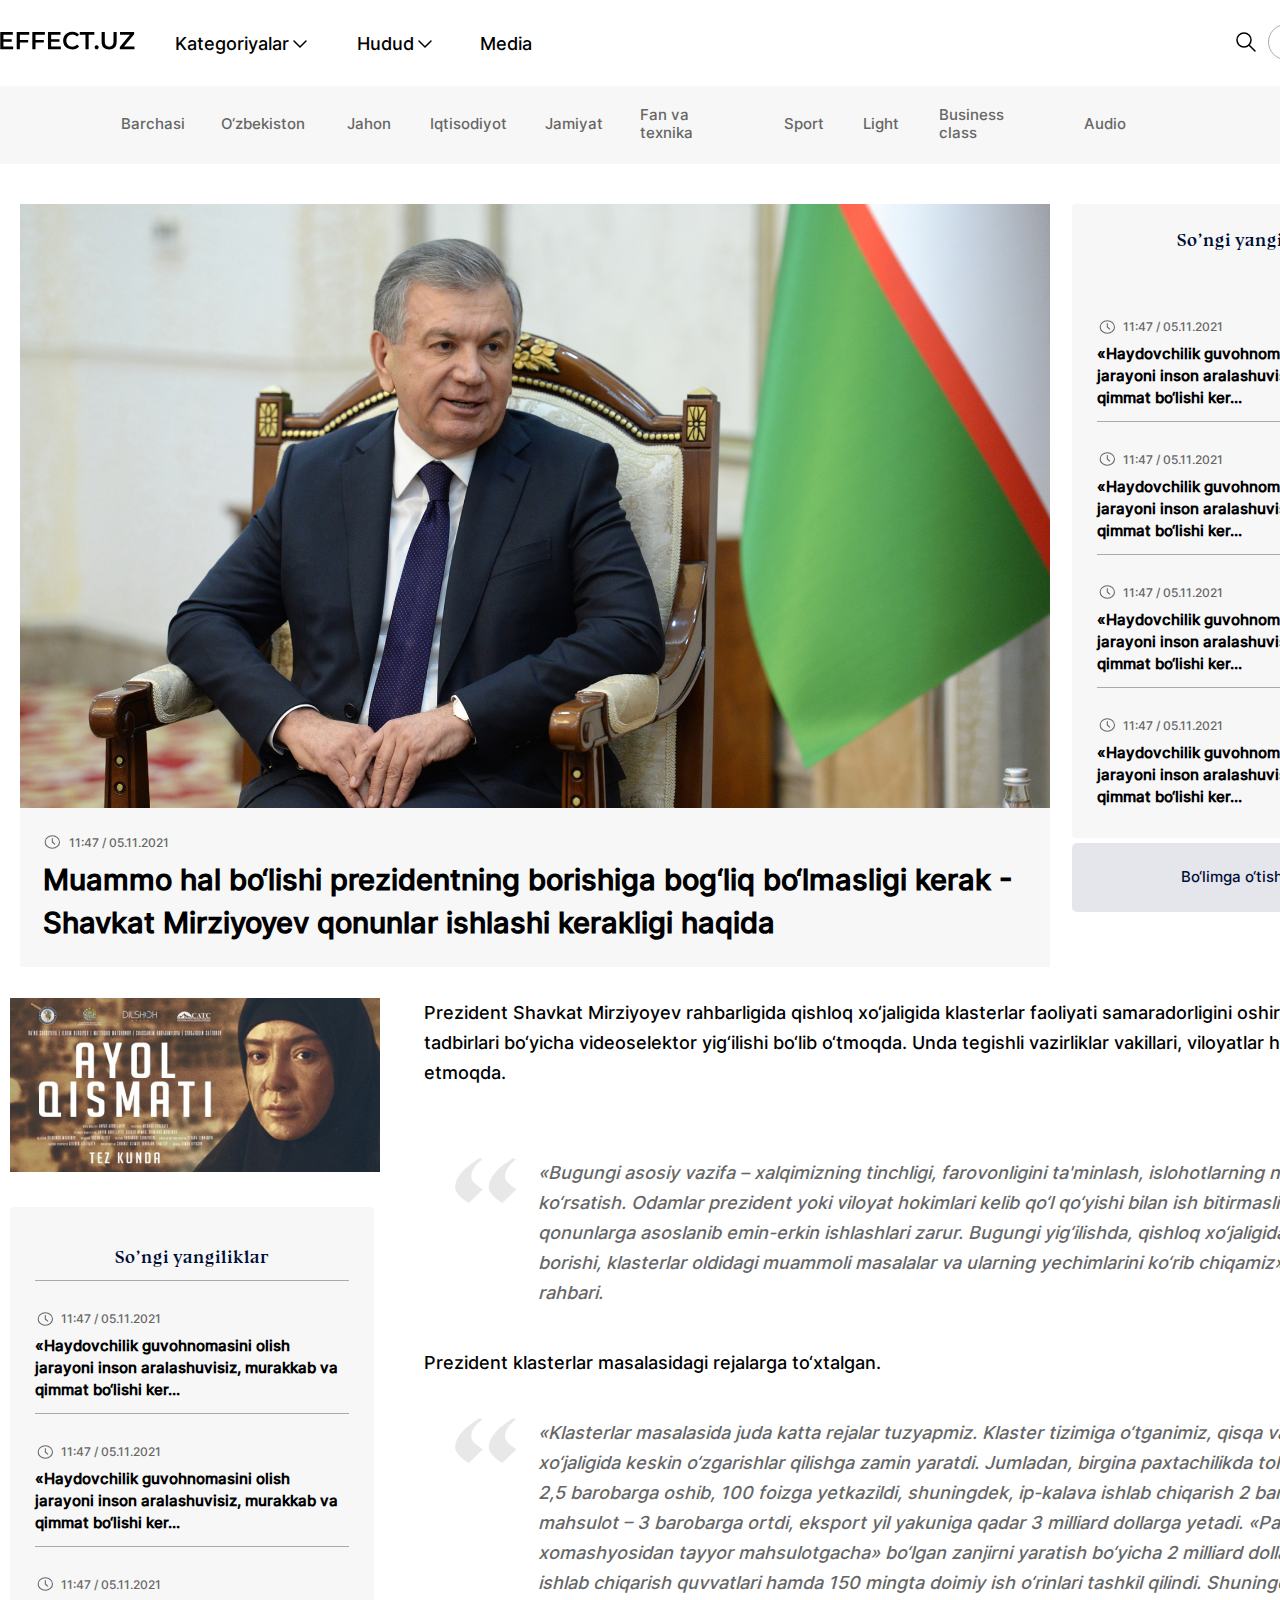
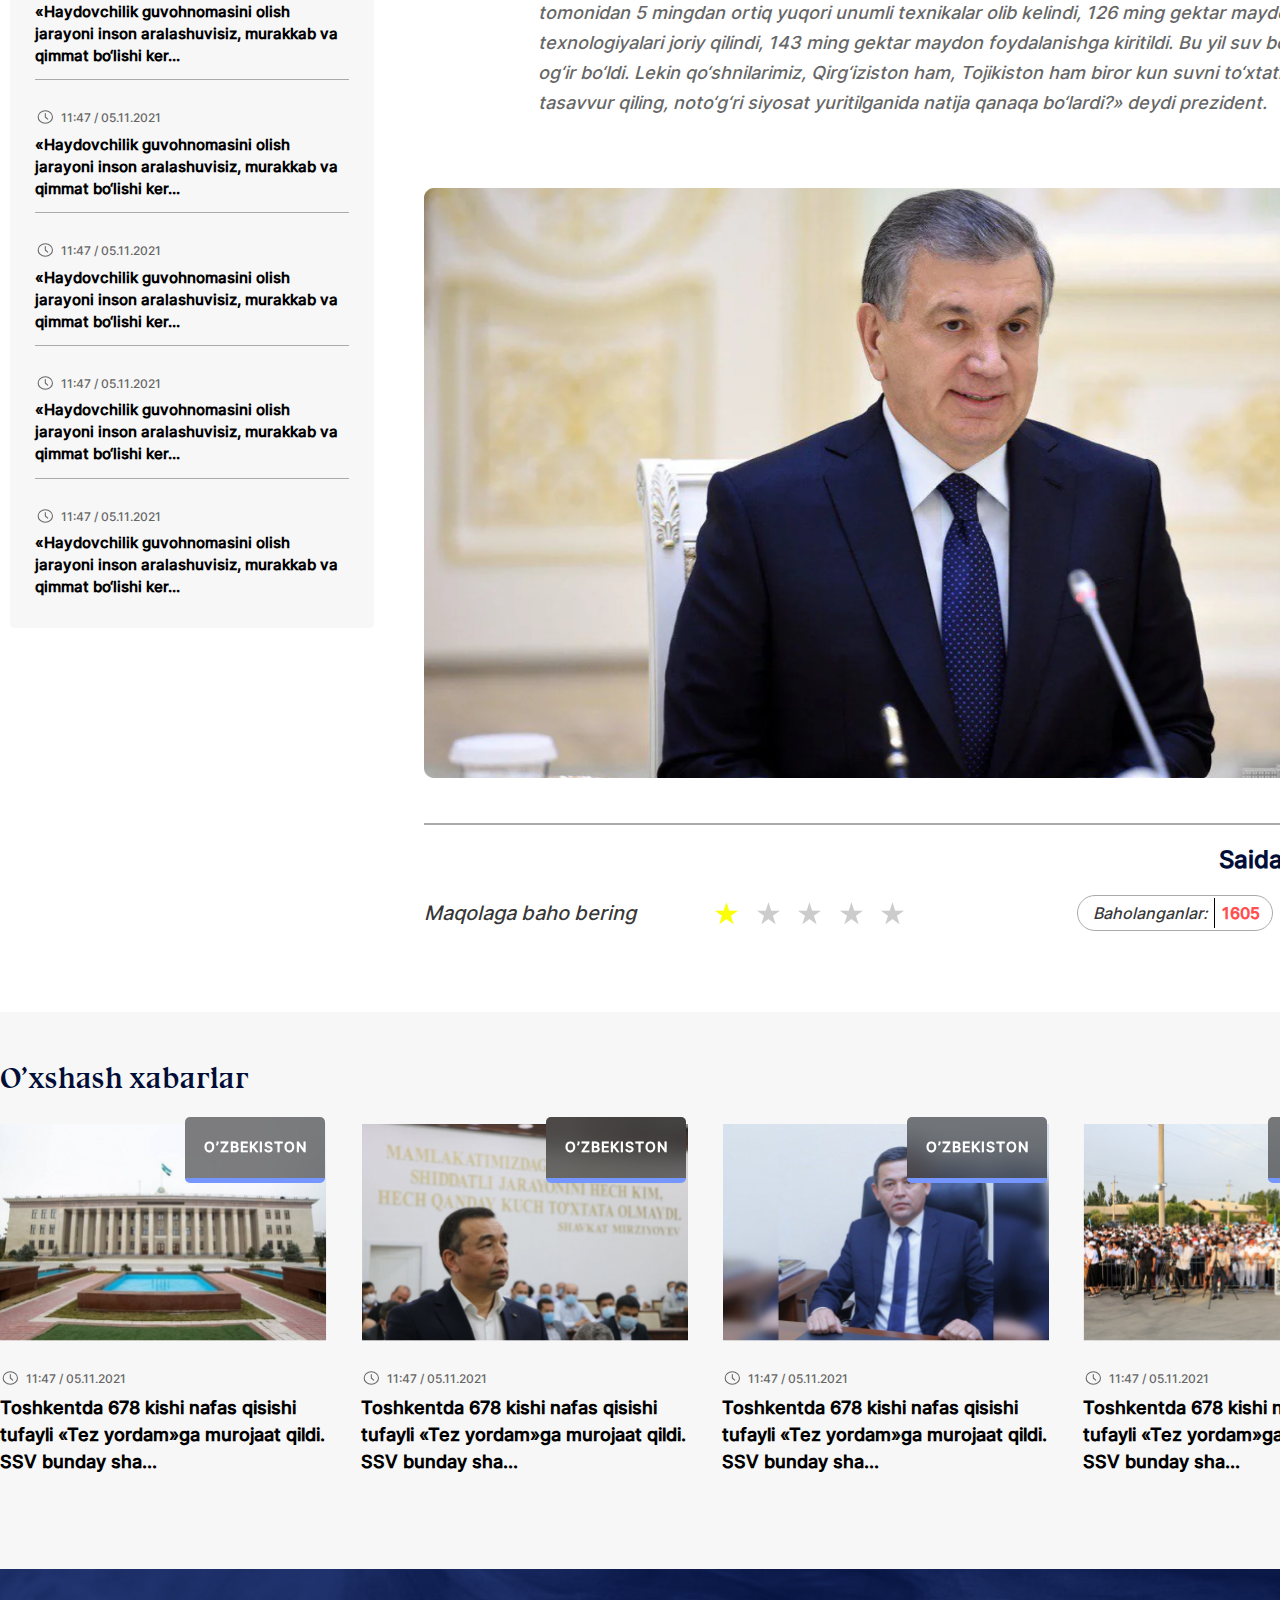
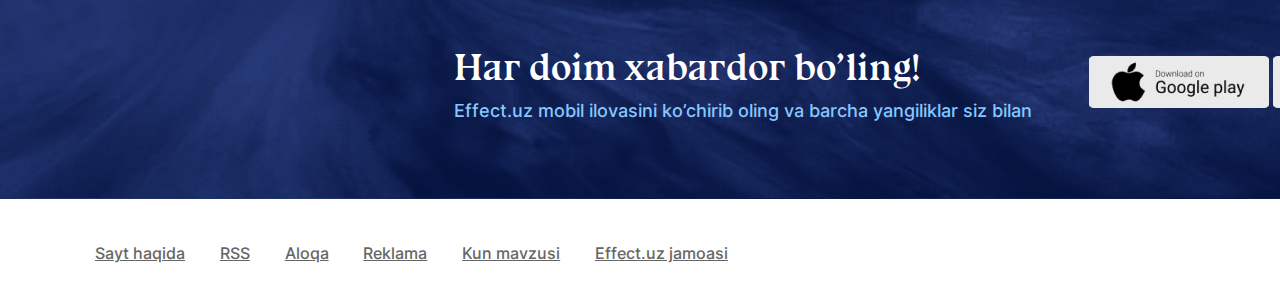
<file: ekran3/index.html>
<!DOCTYPE html>
<html lang="en">

<head>
    <meta charset="UTF-8">
    <meta http-equiv="X-UA-Compatible" content="IE=edge">
    <meta name="viewport" content="width=device-width, initial-scale=1.0">
    <title>Document</title>
    <link rel="stylesheet" href="./style/main.css">
</head>

<body>
    <header class="intro">
        <div class="container">
            <a href="#" class="logotip">
                <img src="./img/EFFECT.UZ.svg" width="135" height="29" alt="logotip">
            </a>
            <nav class="effectuz-navbar">
                <ul class="effectuz-menu">
                    <li class="effect-uz-menu-item">
                        <a href="#" class="effectuz-menu-item-link">Kategoriyalar</a>
                        <img src="./img/kategorya-vector.svg" alt="Vector">
                    </li>
                    <li class="effect-uz-menu-item">
                        <a href="#" class="effectuz-menu-item-link">Hudud</a>
                        <img src="./img/kategorya-vector.svg" alt="Vector">
                    </li>
                    <li class="effect-uz-menu-item">
                        <a href="#" class="effectuz-menu-item-link">Media</a>
                    </li>
                </ul>
                <form action="" class="intro-choose-language">
                    <img src="./img/lupa.svg" width="24" heigh="24" alt=""><input type="text" id="til"
                        placeholder="O'zbek tili">
                    <label for="til" id="lan">
                        <img src="./img/input-vektor.svg" width="37" height="37" alt="vector" class="input-vektor">
                    </label>
                </form>
            </nav>
            <ul class="valyuta-list">
                <li class="valyuta-list-item">
                    <strong class="USD">USD</strong> 10,690.08 <img src="./img/valyuta-vector.svg" width="24"
                        height="24" alt="strelak">
                </li>
                <li class="valyuta-list-item">
                    <strong class="USD">USD</strong> 10,690.08 <img src="./img/valyuta-vector.svg" width="24"
                        height="24" alt="strelak">
                </li>
            </ul>
            <div class="sidebar">
                <div class="sidebar-wrapper">
                    <a href="#">
                        <div class="sidebar-menu-item"><img
                                src="./img/sound-waves-clipart-transparent-sound-wave-icon-170379 2.svg" alt=""><img
                                src="./img/mic.svg" width="30" height="30" alt="micrafon"><img
                                src="./img/sound-waves-clipart-transparent-sound-wave-icon-170379 1.svg" alt="">
                        </div>
                    </a>
                </div>
                <a href="#" class="drop-right"><img src="./img/sidebar-menu.svg" width="44" height="44" alt="menu"
                        class="sidebar-menu-item1 drop-right-toggle">
                </a>
                <a href="#"><img src="./img/yarkost.svg" width="44" height="44" alt="yarkost"
                        class="sidebar-menu-item2"></a>
            </div>
        </div>

    </header>
    <header class="intro-bottom">
        <div class="container">
            <nav class="intr-bottom-navbar">
                <ul class="intro-bottom-list">
                    <li class="intro-bottom-list-item"><a href="#">Barchasi</a></li>
                    <li class="intro-bottom-list-item"><a href="#">O‘zbekiston</a></li>
                    <li class="intro-bottom-list-item"><a href="#">Jahon</a></li>
                    <li class="intro-bottom-list-item"><a href="#">Iqtisodiyot</a></li>
                    <li class="intro-bottom-list-item"><a href="#">Jamiyat</a></li>
                    <li class="intro-bottom-list-item"><a href="#">Fan va texnika</a></li>
                    <li class="intro-bottom-list-item"><a href="#">Sport</a></li>
                    <li class="intro-bottom-list-item"><a href="#">Light</a></li>
                    <li class="intro-bottom-list-item"><a href="#">Business class</a></li>
                    <li class="intro-bottom-list-item"><a href="#">Audio</a></li>
                </ul>
            </nav>
        </div>

    </header>
    <main>
        <section class="first-section">
            <div class="container">
                <div class="first-section-image-part">
                    <img src="./img/Shavkat_Mirziyoyev.png" width="1030" alt="">
                    <div class="time-guruxlovchi"><img src="./img/vaqt.svg" width="20" height="20" alt="vaqt"
                            class="vaqt">
                        <p class="time">11:47 / 05.11.2021</p>
                    </div>
                    <h2 class="effect-uz-last-page-heading">Muammo hal bo‘lishi prezidentning borishiga bog‘liq
                        bo‘lmasligi kerak - Shavkat Mirziyoyev
                        qonunlar ishlashi kerakligi haqida</h2>
                </div>
                <div class="news-wrapper">
                    <ul class="first-section-news">
                        <li class="First-section-news-item">
                            <h1 class="first-section-header">So’ngi yangiliklar</h1>
                        </li>
                        <li class="First-section-news-item">
                            <div class="time-guruxlovchi"><img src="./img/vaqt.svg" width="20" height="20" alt="vaqt"
                                    class="vaqt">
                                <p class="time">11:47 / 05.11.2021</p>
                            </div>
                            <a href="#" class="news"> «Haydovchilik guvohnomasini olish jarayoni inson
                                aralashuvisiz,
                                murakkab va
                                qimmat
                                bo‘lishi ker...</a>
                        </li>
                        <li class="First-section-news-item">
                            <div class="time-guruxlovchi"><img src="./img/vaqt.svg" width="20" height="20" alt="vaqt"
                                    class="vaqt">
                                <p class="time">11:47 / 05.11.2021</p>
                            </div>
                            <a href="#" class="news"> «Haydovchilik guvohnomasini olish jarayoni inson
                                aralashuvisiz,
                                murakkab va
                                qimmat
                                bo‘lishi ker...</a>
                        </li>
                        <li class="First-section-news-item">
                            <div class="time-guruxlovchi"><img src="./img/vaqt.svg" width="20" height="20" alt="vaqt"
                                    class="vaqt">
                                <p class="time">11:47 / 05.11.2021</p>
                            </div>
                            <a href="#" class="news"> «Haydovchilik guvohnomasini olish jarayoni inson
                                aralashuvisiz,
                                murakkab va
                                qimmat
                                bo‘lishi ker...</a>
                        </li>
                        <li class="First-section-news-item">
                            <div class="time-guruxlovchi"><img src="./img/vaqt.svg" width="20" height="20" alt="vaqt"
                                    class="vaqt">
                                <p class="time">11:47 / 05.11.2021</p>
                            </div>
                            <a href="#" class="news"> «Haydovchilik guvohnomasini olish jarayoni inson
                                aralashuvisiz,
                                murakkab va
                                qimmat
                                bo‘lishi ker...</a>
                        </li>
                    </ul>
                    <a href="#" class="go-to-next-part">Bo‘limga o‘tish<img src="./img/go-to-part-vector.svg"
                            alt="link"></a>
                </div>
                <div class="al-xadaya-birinchi">
                    <img src="./img/al-xadaya-sariq.png" class="al-xadaya-sariq" width="323" height="626"
                        alt="al-xadaya">
                </div>
            </div>
        </section>
        <section class="second-section">
            <div class="container">
                <div class="most-read-news-section">
                    <img src=" ./img/Ayol-qsimati.png" width="370" height="174" alt="ayol-qsmati"
                        style="margin-bottom: 31px;">
                    <ul class="most-read-news first-section-news">
                        <li class="First-section-news-item">
                            <h1 class="first-section-header">So’ngi yangiliklar</h1>
                        </li>
                        <li class="First-section-news-item">
                            <div class="time-guruxlovchi"><img src="./img/vaqt.svg" width="20" height="20" alt="vaqt"
                                    class="vaqt">
                                <p class="time">11:47 / 05.11.2021</p>
                            </div>
                            <a href="#" class="news"> «Haydovchilik guvohnomasini olish jarayoni inson
                                aralashuvisiz,
                                murakkab va
                                qimmat
                                bo‘lishi ker...</a>
                        </li>
                        <li class="First-section-news-item">
                            <div class="time-guruxlovchi"><img src="./img/vaqt.svg" width="20" height="20" alt="vaqt"
                                    class="vaqt">
                                <p class="time">11:47 / 05.11.2021</p>
                            </div>
                            <a href="#" class="news"> «Haydovchilik guvohnomasini olish jarayoni inson
                                aralashuvisiz,
                                murakkab va
                                qimmat
                                bo‘lishi ker...</a>
                        </li>
                        <li class="First-section-news-item">
                            <div class="time-guruxlovchi"><img src="./img/vaqt.svg" width="20" height="20" alt="vaqt"
                                    class="vaqt">
                                <p class="time">11:47 / 05.11.2021</p>
                            </div>
                            <a href="#" class="news"> «Haydovchilik guvohnomasini olish jarayoni inson
                                aralashuvisiz,
                                murakkab va
                                qimmat
                                bo‘lishi ker...</a>
                        </li>
                        <li class="First-section-news-item">
                            <div class="time-guruxlovchi"><img src="./img/vaqt.svg" width="20" height="20" alt="vaqt"
                                    class="vaqt">
                                <p class="time">11:47 / 05.11.2021</p>
                            </div>
                            <a href="#" class="news"> «Haydovchilik guvohnomasini olish jarayoni inson
                                aralashuvisiz,
                                murakkab va
                                qimmat
                                bo‘lishi ker...</a>
                        </li>
                        <li class="First-section-news-item">
                            <div class="time-guruxlovchi"><img src="./img/vaqt.svg" width="20" height="20" alt="vaqt"
                                    class="vaqt">
                                <p class="time">11:47 / 05.11.2021</p>
                            </div>
                            <a href="#" class="news"> «Haydovchilik guvohnomasini olish jarayoni inson
                                aralashuvisiz,
                                murakkab va
                                qimmat
                                bo‘lishi ker...</a>
                        </li>
                        <li class="First-section-news-item">
                            <div class="time-guruxlovchi"><img src="./img/vaqt.svg" width="20" height="20" alt="vaqt"
                                    class="vaqt">
                                <p class="time">11:47 / 05.11.2021</p>
                            </div>
                            <a href="#" class="news"> «Haydovchilik guvohnomasini olish jarayoni inson
                                aralashuvisiz,
                                murakkab va
                                qimmat
                                bo‘lishi ker...</a>
                        </li>
                        <li class="First-section-news-item" style="border: none; padding-bottom: 0;">
                            <div class="time-guruxlovchi"><img src="./img/vaqt.svg" width="20" height="20" alt="vaqt"
                                    class="vaqt">
                                <p class="time">11:47 / 05.11.2021</p>
                            </div>
                            <a href="#" class="news"> «Haydovchilik guvohnomasini olish jarayoni inson
                                aralashuvisiz,
                                murakkab va
                                qimmat
                                bo‘lishi ker...</a>
                        </li>
                    </ul>
                </div>
                <div class="most-read-section-right-part">
                    <div class="most-read-section__blockquote-part">
                        <p class="most-read-section__blockquote-part__text">Prezident Shavkat Mirziyoyev rahbarligida
                            qishloq xo‘jaligida klasterlar faoliyati samaradorligini oshirish chora-tadbirlari bo‘yicha
                            videoselektor yig‘ilishi bo‘lib o‘tmoqda. Unda tegishli vazirliklar vakillari, viloyatlar
                            hokimlari ishtirok etmoqda.</p>
                        <div class="blockquote-wrapper">
                            <img src="./img/blockquote-sign.svg" alt="blockquote-sign">
                            <blockquote class="most-read-section__blockquote-part__blockquote">«Bugungi asosiy vazifa –
                                xalqimizning tinchligi, farovonligini ta'minlash,
                                islohotlarning natijasini ko‘rsatish. Odamlar prezident yoki viloyat hokimlari kelib
                                qo‘l
                                qo‘yishi bilan ish bitirmasliklari kerak, qonunlarga asoslanib emin-erkin ishlashlari
                                zarur.
                                Bugungi yig‘ilishda, qishloq xo‘jaligidagi islohotlarning borishi, klasterlar oldidagi
                                muammoli
                                masalalar va ularning yechimlarini ko‘rib chiqamiz», degan davlat rahbari.
                            </blockquote>
                        </div>
                        <p class="most-read-section__blockquote-part__text" style="margin-bottom: 40px;">Prezident
                            klasterlar masalasidagi rejalarga
                            to‘xtalgan.</p>
                        <div class="blockquote-wrapper">
                            <img src="./img/blockquote-sign.svg" alt="blockquote-sign">
                            <blockquote class="most-read-section__blockquote-part__blockquote"
                                style="margin-bottom: 0;">
                                «Klasterlar masalasida juda
                                katta
                                rejalar tuzyapmiz. Klaster tizimiga o‘tganimiz, qisqa vaqt ichida qishloq xo‘jaligida
                                keskin
                                o‘zgarishlar qilishga zamin yaratdi.

                                Jumladan, birgina paxtachilikda tolani qayta ishlash 2,5 barobarga oshib, 100 foizga
                                yetkazildi,
                                shuningdek, ip-kalava ishlab chiqarish 2 barobarga, tayyor mahsulot – 3 barobarga ortdi,
                                eksport
                                yil yakuniga qadar 3 milliard dollarga yetadi. «Paxta xomashyosidan tayyor
                                mahsulotgacha»
                                bo‘lgan zanjirni yaratish bo‘yicha 2 milliard dollarlik 125ta yangi ishlab chiqarish
                                quvvatlari
                                hamda 150 mingta doimiy ish o‘rinlari tashkil qilindi.

                                Shuningdek, klasterlar tomonidan 5 mingdan ortiq yuqori unumli texnikalar olib kelindi,
                                126
                                ming
                                gektar maydonda suv tejash texnologiyalari joriy qilindi, 143 ming gektar maydon
                                foydalanishga
                                kiritildi. Bu yil suv bo‘yicha nihoyatda og‘ir bo‘ldi. Lekin qo‘shnilarimiz,
                                Qirg‘iziston
                                ham,
                                Tojikiston ham biror kun suvni to‘xtatmadi. Endi tasavvur qiling, noto‘g‘ri siyosat
                                yuritilganida natija qanaqa bo‘lardi?» deydi prezident.</blockquote>
                        </div>
                        <img src="./img/Shavkat-MIrziyoyev-bottom.png" width="100%" height="590" alt="shab"
                            style="margin-top: 70px;" class="Shavkat">
                    </div>
                    <div class="most-read-section-right-part__bottom">
                        <strong class="Saidalixon-Sobirov">Saidalixon Sobirov</strong>
                        <div class="mark-rate">
                            <strong class="marking">Maqolaga baho bering
                                <form>
                                    <input type="checkbox" class="star" checked>
                                    <input type="checkbox" class="star">
                                    <input type="checkbox" class="star">
                                    <input type="checkbox" class="star">
                                    <input type="checkbox" class="star">
                                </form>
                            </strong>
                            <div class="mark-rate-right">
                                <div class="mark-rate-item">
                                    <span class="mark-rate-item-baholanganlar">Baholanganlar: </span>
                                    <span class="mark-rate-item-number">1605</span>
                                </div>
                                <div class="mark-rate-item">
                                    <span class="mark-rate-item-baholanganlar">Reyting: </span>
                                    <span class="mark-rate-item-number">3.2</span>
                                </div>
                            </div>
                        </div>
                    </div>
                </div>
            </div>
        </section>
        <section class="oxshash-xabarlar-section">
            <div class="container">
                <h2 class="oxshash-habarlar-heading">
                    O’xshash xabarlar
                </h2>
                <ul class="oxshash-xabarlar-list">
                    <li class="oxshash-habarlar-list-item">
                        <div class="oxshash-habarlar-list-item-images">
                            <img src="./img/o'xshash-xabarlar-first.png" width="327" height="217" alt="damaz">
                            <p class="image-inline">O’zbekiston</p>
                        </div>
                        <div class="time-guruxlovchi"><img src="./img/vaqt.svg" width="20" height="20" alt="vaqt"
                                class="vaqt">
                            <p class="time">11:47 / 05.11.2021</p>
                        </div>
                        <a href="#" class="oxshash-habarlar-list-item-link">Toshkentda 678 kishi nafas qisishi tufayli
                            «Tez yordam»ga murojaat qildi. SSV bunday sha...
                        </a>
                    </li>
                    <li class="oxshash-habarlar-list-item">
                        <div class="oxshash-habarlar-list-item-images">
                            <img src="./img/o'xshash-xabarlar-second.png" width="327" height="217" alt="damaz">
                            <p class="image-inline">O’zbekiston</p>
                        </div>
                        <div class="time-guruxlovchi"><img src="./img/vaqt.svg" width="20" height="20" alt="vaqt"
                                class="vaqt">
                            <p class="time">11:47 / 05.11.2021</p>
                        </div>
                        <a href="#" class="oxshash-habarlar-list-item-link">Toshkentda 678 kishi nafas qisishi tufayli
                            «Tez yordam»ga murojaat qildi. SSV bunday sha...
                        </a>
                    </li>
                    <li class="oxshash-habarlar-list-item">
                        <div class="oxshash-habarlar-list-item-images">
                            <img src="./img/o'xshash-xabarlar-thirs.png" width="327" height="217" alt="damaz">
                            <p class="image-inline">O’zbekiston</p>
                        </div>
                        <div class="time-guruxlovchi"><img src="./img/vaqt.svg" width="20" height="20" alt="vaqt"
                                class="vaqt">
                            <p class="time">11:47 / 05.11.2021</p>
                        </div>
                        <a href="#" class="oxshash-habarlar-list-item-link">Toshkentda 678 kishi nafas qisishi tufayli
                            «Tez yordam»ga murojaat qildi. SSV bunday sha...
                        </a>
                    </li>
                    <li class="oxshash-habarlar-list-item">
                        <div class="oxshash-habarlar-list-item-images">
                            <img src="./img/o'xshash-xabarlar-fourth.png" width="327" height="217" alt="damaz">
                            <p class="image-inline">O’zbekiston</p>
                        </div>
                        <div class="time-guruxlovchi"><img src="./img/vaqt.svg" width="20" height="20" alt="vaqt"
                                class="vaqt">
                            <p class="time">11:47 / 05.11.2021</p>
                        </div>
                        <a href="#" class="oxshash-habarlar-list-item-link">Toshkentda 678 kishi nafas qisishi tufayli
                            «Tez yordam»ga murojaat qildi. SSV bunday sha...
                        </a>
                    </li>
                    <li class="oxshash-habarlar-list-item">
                        <div class="oxshash-habarlar-list-item-images">
                            <img src="./img/o'xshash-xabarlar-fifth.png" width="327" height="217" alt="damaz">
                            <p class="image-inline">O’zbekiston</p>
                        </div>
                        <div class="time-guruxlovchi"><img src="./img/vaqt.svg" width="20" height="20" alt="vaqt"
                                class="vaqt">
                            <p class="time">11:47 / 05.11.2021</p>
                        </div>
                        <a href="#" class="oxshash-habarlar-list-item-link">Toshkentda 678 kishi nafas qisishi tufayli
                            «Tez yordam»ga murojaat qildi. SSV bunday sha...
                        </a>
                    </li>
                </ul>
            </div>
        </section>
    </main>
    <footer class="footer-part">
        <div class="container">
            <div class="footer-header-wrapper">
                <h2>
                    Har doim xabardor bo’ling!
                </h2>
                <a href="#">Effect.uz mobil ilovasini ko’chirib oling va barcha yangiliklar siz bilan</a>
            </div>
            <div>
                <img src="./img/for-i.png" width="180" height="52" alt="ios">
                <img src="./img/for-android.png" width="180" height="52" alt="android">
            </div>
        </div>
    </footer>
    <footer class="footer-bottom">
        <div class="container">
            <ul class="footer-bottom-list">
                <li class="footer-bottom-list-item"><a href="#">Sayt haqida</a></li>
                <li class="footer-bottom-list-item"><a href="#">RSS</a></li>
                <li class="footer-bottom-list-item"><a href="#">Aloqa</a></li>
                <li class="footer-bottom-list-item"><a href="#">Reklama</a></li>
                <li class="footer-bottom-list-item"><a href="#">Kun mavzusi</a></li>
                <li class="footer-bottom-list-item"><a href="#">Effect.uz jamoasi</a></li>
            </ul>
            <ul class="footer-bottom-list-right">
                <li><a href=""><img src="./img/telegram.svg" width="24" height="24" alt="ijtimoiy tarmoq"
                            class="ijtimoiy-tarmoq"></a></li>
                <li><a href="#"><img src="./img/twitter.svg" width="24" height="24" alt="ijtimoiy tarmoq"
                            class="ijtimoiy-tarmoq"></a></li>
                <li><a href="#"><img src="./img/facebook.svg" width="24" height="24" alt="ijtimoiy tarmoq"
                            class="ijtimoiy-tarmoq"></a></li>
                <li><a href="#"><img src="./img/youtube.svg" width="24" height="24" alt="ijtimoiy tarmoq"
                            class="ijtimoiy-tarmoq"></a></li>
                <li><a href="#"><img src="./img/instagram.svg" width="24" height="24" alt="ijtimoiy tarmoq"
                            class="ijtimoiy-tarmoq"></a>
                </li>
            </ul>
        </div>
    </footer>
</body>

</html>
</file>
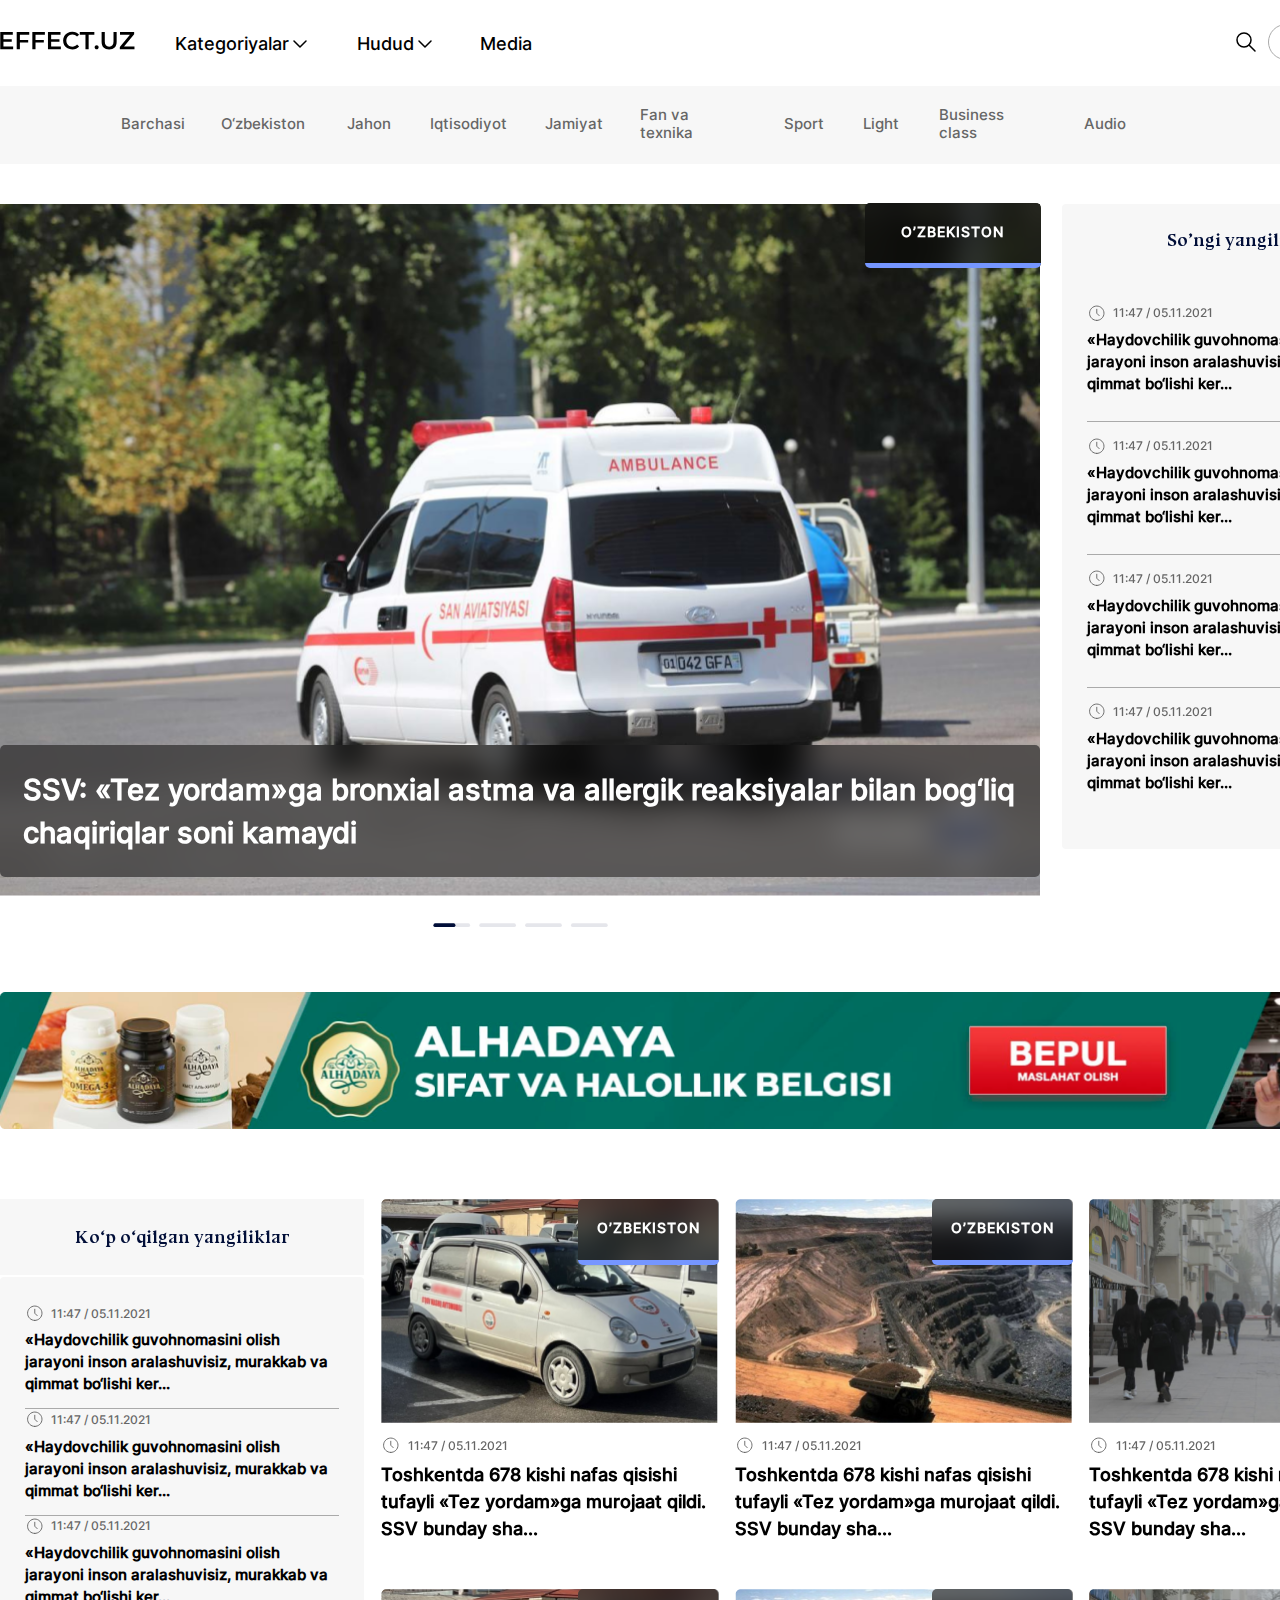
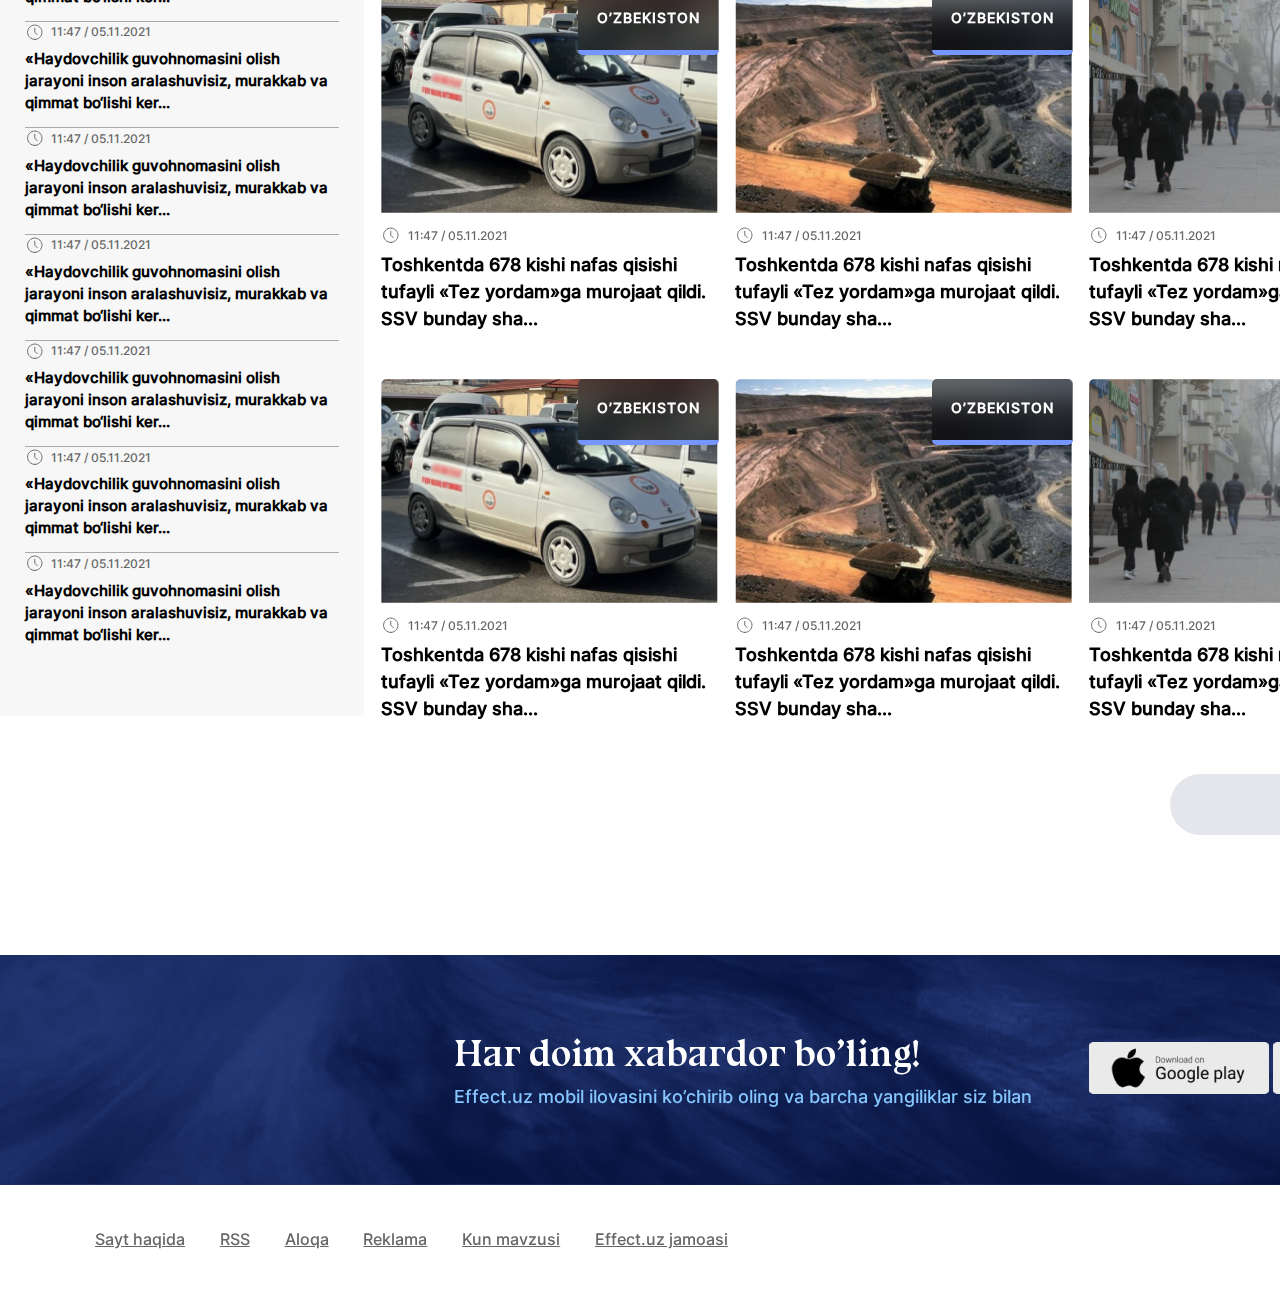
<file: second-part/index.html>
<!DOCTYPE html>
<html lang="en">

<head>
    <meta charset="UTF-8">
    <meta http-equiv="X-UA-Compatible" content="IE=edge">
    <meta name="viewport" content="width=device-width, initial-scale=1.0">
    <title>Document</title>
    <link rel="stylesheet" href="./style/main.css">
</head>

<body>
    <header class="intro">
        <div class="container">
            <a href="#" class="logotip">
                <img src="./img/EFFECT.UZ.svg" width="135" height="29" alt="logotip">
            </a>
            <nav class="effectuz-navbar">
                <ul class="effectuz-menu">
                    <li class="effect-uz-menu-item">
                        <a href="#" class="effectuz-menu-item-link">Kategoriyalar</a>
                        <img src="./img/kategorya-vector.svg" alt="Vector">
                    </li>
                    <li class="effect-uz-menu-item">
                        <a href="#" class="effectuz-menu-item-link">Hudud</a>
                        <img src="./img/kategorya-vector.svg" alt="Vector">
                    </li>
                    <li class="effect-uz-menu-item">
                        <a href="#" class="effectuz-menu-item-link">Media</a>
                    </li>
                </ul>
                <form action="" class="intro-choose-language">
                    <img src="./img/lupa.svg" width="24" heigh="24" alt=""><input type="text" id="til"
                        placeholder="O'zbek tili">
                    <label for="til" id="lan">
                        <img src="./img/input-vektor.svg" width="36" height="36" alt="vector" class="input-vektor">
                    </label>
                </form>
            </nav>
            <ul class="valyuta-list">
                <li class="valyuta-list-item">
                    <strong class="USD">USD</strong> 10,690.08 <img src="./img/valyuta-vector.svg" width="24"
                        height="24" alt="strelak">
                </li>
                <li class="valyuta-list-item">
                    <strong class="USD">USD</strong> 10,690.08 <img src="./img/valyuta-vector.svg" width="24"
                        height="24" alt="strelak">
                </li>
            </ul>
        </div>
    </header>
    <header class="intro-bottom">
        <div class="container">
            <nav class="intr-bottom-navbar">
                <ul class="intro-bottom-list">
                    <li class="intro-bottom-list-item"><a href="../page-3/index.html">Barchasi</a></li>
                    <li class="intro-bottom-list-item"><a href="../page-3/index.html">O‘zbekiston</a></li>
                    <li class="intro-bottom-list-item"><a href="../page-3/index.html">Jahon</a></li>
                    <li class="intro-bottom-list-item"><a href="../page-3/index.html">Iqtisodiyot</a></li>
                    <li class="intro-bottom-list-item"><a href="../page-3/index.html">Jamiyat</a></li>
                    <li class="intro-bottom-list-item"><a href="../page-3/index.html">Fan va texnika</a></li>
                    <li class="intro-bottom-list-item"><a href="../page-3/index.html">Sport</a></li>
                    <li class="intro-bottom-list-item"><a href="../page-3/index.html">Light</a></li>
                    <li class="intro-bottom-list-item"><a href="../page-3/index.html">Business class</a></li>
                    <li class="intro-bottom-list-item"><a href="../page-3/index.html">Audio</a></li>
                </ul>
            </nav>
        </div>
    </header>

    <main>

        <section class="first-section">
            <!-- <div class="sidebar">
                <div class="sidebar-wrapper">
                    <a href="#">
                        <div class="sidebar-menu-item"><img
                                src="./img/sound-waves-clipart-transparent-sound-wave-icon-170379 2.svg" alt=""><img
                                src="./img/mic.svg" width="30" height="30" alt="micrafon"><img
                                src="./img/sound-waves-clipart-transparent-sound-wave-icon-170379 1.svg" alt="">
                    </a>
                </div>
                <a href="#"><img src="./img/sidebar-menu.svg" width="44" height="44" alt="menu"
                        class="sidebar-menu-item1"></a>
                <a href="#"><img src="./img/yarkost.svg" width="44" height="44" alt="yarkost"
                        class="sidebar-menu-item2"></a>
            </div> -->
            <div class="container">
                <div class="First-section-inline">
                    <div class="first-section-images">
                        <img src="./img/skori.png" width="1040" height="692" style="margin-bottom: 22.93px;"
                            alt="photo">
                        <img src="./img/Slider.svg" width="217" height="4" class="slider" alt="slider">
                        <p class="image-inline">O’zbekiston</p>
                        <a href="#" id="image-inline">SSV: «Tez yordam»ga bronxial astma va allergik reaksiyalar bilan
                            bog‘liq chaqiriqlar soni kamaydi </a>
                    </div>

                    <div class="news-wrapper">
                        <ul class="first-section-news">
                            <li class="First-section-news-item">
                                <h1 class="first-section-header">So’ngi yangiliklar</h1>
                            </li>
                            <li class="First-section-news-item">
                                <div class="time-guruxlovchi"><img src="./img/vaqt.svg" width="20" height="20"
                                        alt="vaqt" class="vaqt">
                                    <p class="time">11:47 / 05.11.2021</p>
                                </div>
                                <a href="#" class="news"> «Haydovchilik guvohnomasini olish jarayoni inson
                                    aralashuvisiz,
                                    murakkab va
                                    qimmat
                                    bo‘lishi ker...</a>
                            </li>
                            <li class="First-section-news-item">
                                <div class="time-guruxlovchi"><img src="./img/vaqt.svg" width="20" height="20"
                                        alt="vaqt" class="vaqt">
                                    <p class="time">11:47 / 05.11.2021</p>
                                </div>
                                <a href="#" class="news"> «Haydovchilik guvohnomasini olish jarayoni inson
                                    aralashuvisiz,
                                    murakkab va
                                    qimmat
                                    bo‘lishi ker...</a>
                            </li>
                            <li class="First-section-news-item">
                                <div class="time-guruxlovchi"><img src="./img/vaqt.svg" width="20" height="20"
                                        alt="vaqt" class="vaqt">
                                    <p class="time">11:47 / 05.11.2021</p>
                                </div>
                                <a href="#" class="news"> «Haydovchilik guvohnomasini olish jarayoni inson
                                    aralashuvisiz,
                                    murakkab va
                                    qimmat
                                    bo‘lishi ker...</a>
                            </li>
                            <li class="First-section-news-item">
                                <div class="time-guruxlovchi"><img src="./img/vaqt.svg" width="20" height="20"
                                        alt="vaqt" class="vaqt">
                                    <p class="time">11:47 / 05.11.2021</p>
                                </div>
                                <a href="#" class="news"> «Haydovchilik guvohnomasini olish jarayoni inson
                                    aralashuvisiz,
                                    murakkab va
                                    qimmat
                                    bo‘lishi ker...</a>
                            </li>
                        </ul>
                        <a href="#" class="go-to-next-part">Bo‘limga o‘tish<img src="./img/go-to-part-vector.svg"
                                alt="link"></a>
                    </div>
                    <div class="al-xadaya-birinchi">
                        <img src="./img/al-xadaya-sariq.png" class="al-xadaya-sariq" width="323" height="626"
                            alt="al-xadaya">
                    </div>
                </div>

                <img src="./img/al-xadaya-yashil.png" width="1426" class="al-xadaya-yashil" alt="al-xadaya">
            </div>
        </section>
        <section class="most-read-news">
            <div class="container">
                <div class="most-read-content-wrapper">
                    <div class="most-readheader-wrapper">
                        <h2 class="most-read-section-header">Ko‘p o‘qilgan yangiliklar</h2>
                    </div>
                    <ul class="most-read-news-list">
                        <li class="most-read-news-list-item">
                            <div class="time-guruxlovchi"><img src="./img/vaqt.svg" width="20" height="20" alt="vaqt"
                                    class="vaqt">
                                <p class="time">11:47 / 05.11.2021</p>
                            </div>
                            <a href="#">«Haydovchilik guvohnomasini olish jarayoni inson aralashuvisiz, murakkab va
                                qimmat
                                bo‘lishi ker...</a>
                        </li>
                        <li class="most-read-news-list-item">
                            <div class="time-guruxlovchi"><img src="./img/vaqt.svg" width="20" height="20" alt="vaqt"
                                    class="vaqt">
                                <p class="time">11:47 / 05.11.2021</p>
                            </div>
                            <a href="#">«Haydovchilik guvohnomasini olish jarayoni inson aralashuvisiz, murakkab va
                                qimmat
                                bo‘lishi ker...</a>
                        </li>
                        <li class="most-read-news-list-item">
                            <div class="time-guruxlovchi"><img src="./img/vaqt.svg" width="20" height="20" alt="vaqt"
                                    class="vaqt">
                                <p class="time">11:47 / 05.11.2021</p>
                            </div>
                            <a href="#">«Haydovchilik guvohnomasini olish jarayoni inson aralashuvisiz, murakkab va
                                qimmat
                                bo‘lishi ker...</a>
                        </li>

                        <li class="most-read-news-list-item">
                            <div class="time-guruxlovchi"><img src="./img/vaqt.svg" width="20" height="20" alt="vaqt"
                                    class="vaqt">
                                <p class="time">11:47 / 05.11.2021</p>
                            </div>
                            <a href="#">«Haydovchilik guvohnomasini olish jarayoni inson aralashuvisiz, murakkab va
                                qimmat
                                bo‘lishi ker...</a>
                        </li>
                        <li class="most-read-news-list-item">
                            <div class="time-guruxlovchi"><img src="./img/vaqt.svg" width="20" height="20" alt="vaqt"
                                    class="vaqt">
                                <p class="time">11:47 / 05.11.2021</p>
                            </div>
                            <a href="#">«Haydovchilik guvohnomasini olish jarayoni inson aralashuvisiz, murakkab va
                                qimmat
                                bo‘lishi ker...</a>
                        </li>
                        <li class="most-read-news-list-item">
                            <div class="time-guruxlovchi"><img src="./img/vaqt.svg" width="20" height="20" alt="vaqt"
                                    class="vaqt">
                                <p class="time">11:47 / 05.11.2021</p>
                            </div>
                            <a href="#">«Haydovchilik guvohnomasini olish jarayoni inson aralashuvisiz, murakkab va
                                qimmat
                                bo‘lishi ker...</a>
                        </li>
                        <li class="most-read-news-list-item">
                            <div class="time-guruxlovchi"><img src="./img/vaqt.svg" width="20" height="20" alt="vaqt"
                                    class="vaqt">
                                <p class="time">11:47 / 05.11.2021</p>
                            </div>
                            <a href="#">«Haydovchilik guvohnomasini olish jarayoni inson aralashuvisiz, murakkab va
                                qimmat
                                bo‘lishi ker...</a>
                        </li>
                        <li class="most-read-news-list-item">
                            <div class="time-guruxlovchi"><img src="./img/vaqt.svg" width="20" height="20" alt="vaqt"
                                    class="vaqt">
                                <p class="time">11:47 / 05.11.2021</p>
                            </div>
                            <a href="#">«Haydovchilik guvohnomasini olish jarayoni inson aralashuvisiz, murakkab va
                                qimmat
                                bo‘lishi ker...</a>
                        </li>
                        <li class="most-read-news-list-item">
                            <div class="time-guruxlovchi"><img src="./img/vaqt.svg" width="20" height="20" alt="vaqt"
                                    class="vaqt">
                                <p class="time">11:47 / 05.11.2021</p>
                            </div>
                            <a href="#">«Haydovchilik guvohnomasini olish jarayoni inson aralashuvisiz, murakkab va
                                qimmat
                                bo‘lishi ker...</a>
                        </li>

                    </ul>
                </div>
                <ul class="most-read-list-right">
                    <li class="dolzarb-habarlar-list-item">
                        <div class="dolzarb-habarlar-list-item-images">
                            <img src="./img/dolzarb-xabarlar-section-second-image.png" width="337" height="224"
                                alt="damaz">
                            <p class="image-inline">O’zbekiston</p>
                        </div>
                        <div class="time-guruxlovchi"><img src="./img/vaqt.svg" width="20" height="20" alt="vaqt"
                                class="vaqt">
                            <p class="time">11:47 / 05.11.2021</p>
                        </div>
                        <a href="#" class="dolzarb-habarlar-list-item-link">Toshkentda 678 kishi nafas qisishi tufayli
                            «Tez yordam»ga murojaat qildi. SSV bunday sha...
                        </a>
                    </li>
                    <li class="dolzarb-habarlar-list-item">
                        <div class="dolzarb-habarlar-list-item-images">
                            <img src="./img/dolzarb-xabarlar-section-third-image.png" width="337" height="224"
                                alt="damaz">
                            <p class="image-inline">O’zbekiston</p>
                        </div>
                        <div class="time-guruxlovchi"><img src="./img/vaqt.svg" width="20" height="20" alt="vaqt"
                                class="vaqt">
                            <p class="time">11:47 / 05.11.2021</p>
                        </div>
                        <a href="#" class="dolzarb-habarlar-list-item-link">Toshkentda 678 kishi nafas qisishi tufayli
                            «Tez yordam»ga murojaat qildi. SSV bunday sha...
                        </a>
                    </li>
                    <li class="dolzarb-habarlar-list-item">
                        <div class="dolzarb-habarlar-list-item-images">
                            <img src="./img/dolzarb-xabarlar-section-fourth-image.png" width="337" height="224"
                                alt="damaz">
                            <p class="image-inline">O’zbekiston</p>
                        </div>
                        <div class="time-guruxlovchi"><img src="./img/vaqt.svg" width="20" height="20" alt="vaqt"
                                class="vaqt">
                            <p class="time">11:47 / 05.11.2021</p>
                        </div>
                        <a href="#" class="dolzarb-habarlar-list-item-link">Toshkentda 678 kishi nafas qisishi tufayli
                            «Tez yordam»ga murojaat qildi. SSV bunday sha...
                        </a>
                    </li>
                    <li class="dolzarb-habarlar-list-item">
                        <div class="dolzarb-habarlar-list-item-images">
                            <img src="./img/dolzarb-xabarlar-section-second-image.png" width="337" height="224"
                                alt="damaz">
                            <p class="image-inline">O’zbekiston</p>
                        </div>
                        <div class="time-guruxlovchi"><img src="./img/vaqt.svg" width="20" height="20" alt="vaqt"
                                class="vaqt">
                            <p class="time">11:47 / 05.11.2021</p>
                        </div>
                        <a href="#" class="dolzarb-habarlar-list-item-link">Toshkentda 678 kishi nafas qisishi tufayli
                            «Tez yordam»ga murojaat qildi. SSV bunday sha...
                        </a>
                    </li>
                    <li class="dolzarb-habarlar-list-item">
                        <div class="dolzarb-habarlar-list-item-images">
                            <img src="./img/dolzarb-xabarlar-section-third-image.png" width="337" height="224"
                                alt="damaz">
                            <p class="image-inline">O’zbekiston</p>
                        </div>
                        <div class="time-guruxlovchi"><img src="./img/vaqt.svg" width="20" height="20" alt="vaqt"
                                class="vaqt">
                            <p class="time">11:47 / 05.11.2021</p>
                        </div>
                        <a href="#" class="dolzarb-habarlar-list-item-link">Toshkentda 678 kishi nafas qisishi tufayli
                            «Tez yordam»ga murojaat qildi. SSV bunday sha...
                        </a>
                    </li>
                    <li class="dolzarb-habarlar-list-item">
                        <div class="dolzarb-habarlar-list-item-images">
                            <img src="./img/dolzarb-xabarlar-section-fourth-image.png" width="337" height="224"
                                alt="damaz">
                            <p class="image-inline">O’zbekiston</p>
                        </div>
                        <div class="time-guruxlovchi"><img src="./img/vaqt.svg" width="20" height="20" alt="vaqt"
                                class="vaqt">
                            <p class="time">11:47 / 05.11.2021</p>
                        </div>
                        <a href="#" class="dolzarb-habarlar-list-item-link">Toshkentda 678 kishi nafas qisishi tufayli
                            «Tez yordam»ga murojaat qildi. SSV bunday sha...
                        </a>
                    </li>

                    <li class="dolzarb-habarlar-list-item">
                        <div class="dolzarb-habarlar-list-item-images">
                            <img src="./img/dolzarb-xabarlar-section-second-image.png" width="337" height="224"
                                alt="damaz">
                            <p class="image-inline">O’zbekiston</p>
                        </div>
                        <div class="time-guruxlovchi"><img src="./img/vaqt.svg" width="20" height="20" alt="vaqt"
                                class="vaqt">
                            <p class="time">11:47 / 05.11.2021</p>
                        </div>
                        <a href="#" class="dolzarb-habarlar-list-item-link">Toshkentda 678 kishi nafas qisishi tufayli
                            «Tez yordam»ga murojaat qildi. SSV bunday sha...
                        </a>
                    </li>
                    <li class="dolzarb-habarlar-list-item">
                        <div class="dolzarb-habarlar-list-item-images">
                            <img src="./img/dolzarb-xabarlar-section-third-image.png" width="337" height="224"
                                alt="damaz">
                            <p class="image-inline">O’zbekiston</p>
                        </div>
                        <div class="time-guruxlovchi"><img src="./img/vaqt.svg" width="20" height="20" alt="vaqt"
                                class="vaqt">
                            <p class="time">11:47 / 05.11.2021</p>
                        </div>
                        <a href="#" class="dolzarb-habarlar-list-item-link">Toshkentda 678 kishi nafas qisishi tufayli
                            «Tez yordam»ga murojaat qildi. SSV bunday sha...
                        </a>
                    </li>
                    <li class="dolzarb-habarlar-list-item">
                        <div class="dolzarb-habarlar-list-item-images">
                            <img src="./img/dolzarb-xabarlar-section-fourth-image.png" width="337" height="224"
                                alt="damaz">
                            <p class="image-inline">O’zbekiston</p>
                        </div>
                        <div class="time-guruxlovchi"><img src="./img/vaqt.svg" width="20" height="20" alt="vaqt"
                                class="vaqt">
                            <p class="time">11:47 / 05.11.2021</p>
                        </div>
                        <a href="#" class="dolzarb-habarlar-list-item-link">Toshkentda 678 kishi nafas qisishi tufayli
                            «Tez yordam»ga murojaat qildi. SSV bunday sha...
                        </a>
                    </li>
                </ul>
            </div>
            <a href="#" class="go-to-next-part">Yana yuklash<img src="../img/refresh.svg" alt="link"></a>
        </section>
    </main>
    <footer class="footer-part">
        <div class="container">
            <div class="footer-header-wrapper">
                <h2>
                    Har doim xabardor bo’ling!
                </h2>
                <a href="#">Effect.uz mobil ilovasini ko’chirib oling va barcha yangiliklar siz bilan</a>
            </div>
            <div>
                <img src="./img/for-i.png" width="180" height="52" alt="ios">
                <img src="./img/for-android.png" width="180" height="52" alt="android">
            </div>
        </div>
    </footer>
    <footer class="footer-bottom">
        <div class="container">
            <ul class="footer-bottom-list">
                <li class="footer-bottom-list-item"><a href="#">Sayt haqida</a></li>
                <li class="footer-bottom-list-item"><a href="#">RSS</a></li>
                <li class="footer-bottom-list-item"><a href="#">Aloqa</a></li>
                <li class="footer-bottom-list-item"><a href="#">Reklama</a></li>
                <li class="footer-bottom-list-item"><a href="#">Kun mavzusi</a></li>
                <li class="footer-bottom-list-item"><a href="#">Effect.uz jamoasi</a></li>
            </ul>
            <ul class="footer-bottom-list-right">
                <li><a href=""><img src="./img/telegram.svg" width="24" height="24" alt="ijtimoiy tarmoq"
                            class="ijtimoiy-tarmoq"></a></li>
                <li><a href="#"><img src="./img/twitter.svg" width="24" height="24" alt="ijtimoiy tarmoq"
                            class="ijtimoiy-tarmoq"></a></li>
                <li><a href="#"><img src="./img/facebook.svg" width="24" height="24" alt="ijtimoiy tarmoq"
                            class="ijtimoiy-tarmoq"></a></li>
                <li><a href="#"><img src="./img/youtube.svg" width="24" height="24" alt="ijtimoiy tarmoq"
                            class="ijtimoiy-tarmoq"></a></li>
                <li><a href="#"><img src="./img/instagram.svg" width="24" height="24" alt="ijtimoiy tarmoq"
                            class="ijtimoiy-tarmoq"></a>
                </li>
            </ul>
        </div>
    </footer>

</body>

</html>
</file>
<file: ekran3/style/main.css>
@font-face {
    font-family: 'Bluu Next';
    src: url(../fonts/BluuNext-Bold.woff), url(../fonts/BluuNext-Bold.woff2);
}
@font-face {
    font-family: 'Inter';
    src: url(../fonts/Inter-Medium.woff2), url(../fonts/Inter-Regular.woff2), url(../fonts/Inter-Light.woff2), url(../fonts/Inter-SemiBold.woff2), url(../fonts/Inter-SemiBold\ \(1\).woff2);
}
* {
    margin: 0;
    padding: 0;
    box-sizing: border-box;
    scroll-behavior: smooth;
    text-decoration: none;
    list-style-type: none;
}
body{
    overflow-x: hidden;
}
.container {
    width: 1700px;
    margin: 0 auto;
}

/* header part */

.intro {
    background: #FFFFFF;
    width: 100%;
    position: sticky;
    top: 0;
    z-index: 1;
}

.intro .container {
    padding-top: 21px;
    padding-bottom: 23px;
    display: flex;
    align-items: center;
}

.logotip {
    margin-right: 38px;
}

/* navbar */
.effectuz-navbar {
    display: flex;
    padding-right: 10px;
    width: 1277px;
    justify-content: space-between;
    border-right: 2px solid #000000;
    height: 42px;
    margin-right: 20px;

}

.effectuz-menu {
    padding-top: 6px;
    width: 360px;
    display: flex;
    align-items: center;
    justify-content: space-between;
}

.effect-uz-menu-item {
    justify-content: space-around;
    align-items: center;
    display: flex;
    padding-bottom: 2px;
    padding-right: 6px;
}

.effectuz-menu-item-link {
    font-family: 'Inter';
    font-style: normal;
    font-weight: 400;
    font-size: 18px;
    line-height: 22px;
    display: flex;
    align-items: center;
    color: #000000;

}

.effect-uz-menu-item:nth-child(1) {
    width: 142px;
}

.effect-uz-menu-item:nth-child(2) {
    width: 85px;
}

.effect-uz-menu-item:nth-child(3) {
    width: 53px;
}

.intro-choose-language {
    width: 172px;
    display: flex;
    align-items: center;
}

#til {
    width: 138px;
    margin-left: 10px;
    border: 1px solid #AAAAAA;
    border-radius: 50px;
    height: 36px;
    padding: 9px 1px 9px 19px;
}

#til::placeholder {
    font-family: 'Inter';
    font-weight: 400;
    font-size: 15px;
    line-height: 18px;
    display: flex;
    align-items: center;
    color: #000000;
}

.input-vektor {
    position: relative;
    left: -37px;
    top: 1.95px;
}

/* valyuta */
.valyuta-list {
    width: 269px;
    display: flex;
    justify-content: space-between;
}

.valyuta-list-item:nth-child(1) {
    width: 136px;
}

.valyuta-list-item:nth-child(2) {
    width: 113px;
}

.valyuta-list-item {

    display: flex;
    align-items: center;
    font-family: 'Inter';
    font-weight: 400;
    font-size: 15px;
    line-height: 18px;
    display: flex;
    align-items: center;
    color: #000000;

}

.USD {
    font-family: 'Inter';
    font-style: normal;
    font-weight: 600;
    font-size: 15px;
    line-height: 18px;
    display: flex;
    align-items: center;
    color: #000000;
    margin-right: 5px;
}

.valyuta-list-item img {
    margin-left: 12px;
}
.intr-bottom-navbar{
    background: #F7F7F7;
    padding-left: 121px;
    padding-top: 20px;
    padding-bottom: 20px;
    display: flex;
    align-items: center;
}
.intro-bottom{
    margin-bottom: 40px;
    position: sticky;
    top: 86px;
    z-index: 1;
}
.intro-bottom-list{
    width: 1004px;
    display: flex;
    align-items: center;
    justify-content: space-between;
}

.intro-bottom-list-item a{
    font-family: 'Inter';
font-style: normal;
font-weight: 400;
font-size: 15px;
line-height: 18px;
display: flex;
align-items: center;
color: #666666;
}
.intro-bottom-list-item a:hover{
    font-family: 'Inter';
font-style: normal;
font-weight: 600;
font-size: 15px;
line-height: 18px;
display: flex;
align-items: center;
color: #010E38;
}
.intro-bottom-list-item:nth-child(1){
    width: 61px;
}
.intro-bottom-list-item:nth-child(2){
    width: 86px;
}
.intro-bottom-list-item:nth-child(3){
    width: 44px;
}
.intro-bottom-list-item:nth-child(4){
    width: 75px;
}
.intro-bottom-list-item:nth-child(5){
    width: 56px;
}
.intro-bottom-list-item:nth-child(6){
    width: 104px;
}
.intro-bottom-list-item:nth-child(7){
    width: 40px;
}
.intro-bottom-list-item:nth-child(8){
    width: 36px;
}
.intro-bottom-list-item:nth-child(9){
    width: 106px;
}
.intro-bottom-list-item:nth-child(10){
    width: 41px;
}
.intro-bottom-list-item::after{
    content: '';
    display: block;
    height: 2px;
    width: 100%;
    background-color: #000000;
    position: relative;
    top: 18px;
    opacity: 0;
}
.intro-bottom-list-item:hover::after{
    opacity: 1;
}
.sidebar{
    position: absolute;
    height: 80px;
    margin-top: 86px;
    width: 75px;
   justify-content: space-between;
   margin-left: -90px;
}
.sidebar-wrapper{
    position: sticky;
    top: 86px;
    display: flex;
    flex-wrap: wrap;
    justify-content: space-between;

}
.sidebar-menu-item:hover{
    filter: invert(0.8) sepia(1);
    -webkit-filter: invert(0.8) sepia(1);
}
.sidebar-menu-item:active{
    filter: invert(0.8) sepia(1) hue-rotate(200deg);
    -webkit-filter: invert(0.8) sepia(1) hue-rotate(200deg);
}
.sidebar-menu-item1{
    margin-top: 325px;
    /* cursor: pointer; */
    margin-left: 15px;
}
.sidebar-menu-item1:hover{
    filter: invert(0.8) sepia(1);
    -webkit-filter: invert(0.8) sepia(1);
}
.sidebar-menu-item1:active{
    filter: invert(0.8) sepia(1) hue-rotate(200deg);
    -webkit-filter: invert(0.8) sepia(1) hue-rotate(200deg);
}
.sidebar-menu-item2{
    margin-top: 325px;
    margin-left: 15px;
    /* cursor: pointer; */
}
.sidebar-menu-item2:hover{
    filter: invert(0.8) sepia(1);
    -webkit-filter: invert(0.8) sepia(1);
}
.sidebar-menu-item2:active{
    filter: invert(0.8) sepia(1) hue-rotate(200deg);
    -webkit-filter: invert(0.8) sepia(1) hue-rotate(200deg);
}

.first-section-image-part{
    background: #F7F7F7;
    width: 1030px;
    padding-bottom: 23px;
}
.first-section{
    padding-left: 20px;
}
.al-xadaya-birinchi{
    position: absolute;
    left: 1527px;
    height: 2410px;
    width: 373px;

}
.al-xadaya-sariq {
    margin-left: 18px;
    position: sticky;
    top: 146px;
    width: 100%;
}

.first-section .container{
    display: flex;
}

.effect-uz-last-page-heading{
    font-family: 'Inter';
font-style: normal;
font-weight: 600;
font-size: 29px;
line-height: 43px;
display: flex;
align-items: center;
color: #000000;
margin: 0 22.71px 0px 22.71px;
}


.vaqt {
    margin-right: 6.3px;
}

.time {
    font-family: 'Inter';
    font-weight: 400;
    font-size: 12px;
    line-height: 15px;
    display: flex;
    align-items: center;
    color: #666666;
    display: inline-block;
}

.time-guruxlovchi {
    display: flex;
    align-items: center;
    margin: 20px 0 6.29px 22.21px;
}

.first-section-news {
    width: 364px;
    margin-left: 22px;
    background: #F7F7F7;
    border-radius: 4px;
    padding: 25.17px 25px 29.93px 25px;
}

.First-section-news-item:not(:nth-child(1)) {
    border-bottom: 1px solid #AAAAAA;
    padding: 13.59px 0 12.2px 0;
}

.First-section-news-item:nth-child(1) {
    display: flex;
    justify-content: center;
    padding-bottom: 25.17px;
}

.First-section-news-item:nth-child(2) {
    padding-top: 26.42px;
}

.First-section-news-item:nth-child(5) {
    border: 0;
    padding-bottom: 0;
}

.First-section-news-item {
    width: 314px;
}

.first-section-header {
    font-family: 'Bluu Next';
    font-style: normal;
    font-weight: 700;
    font-size: 18px;
    line-height: 22px;
    display: flex;
    align-items: center;
    color: #010E38;
}

.news {
    font-family: 'Inter';
    font-style: normal;
    font-weight: 600;
    font-size: 15px;
    line-height: 22px;
    display: flex;
    align-items: center;
    color: #000000;
}

.go-to-next-part {
    font-family: 'Inter';
    font-weight: 500;
    font-size: 15px;
    line-height: 22px;
    display: flex;
    width: 364px;
    align-items: center;
    background: rgba(1, 14, 56, 0.1);
    border-radius: 5px;
    /* padding: 18.87px 99.5px; */
    align-items: center;
    justify-content: center;
    padding: 18.87px 0;
    color: #010E38;
    margin-left: 22px;
    margin-top: 5.57px;
}

.go-to-next-part img {
    margin-left: 12.6px;
}

.go-to-next-part:hover {
    transition: 0.3s;
    background: rgba(131, 134, 135, 0.1);
    -webkit-transition: 0.3s;
    -moz-transition: 0.3s;
    -ms-transition: 0.3s;
    -o-transition: 0.3s;
}

.go-to-next-part:active {
    transition: 0.3s;
    background: rgba(31, 32, 33, 0.1);
}
.vaqt {
    margin-right: 6.3px;
}

.time {
    font-family: 'Inter';
    font-weight: 400;
    font-size: 12px;
    line-height: 15px;
    display: flex;
    align-items: center;
    color: #666666;
    display: inline-block;
}

.First-section-news-item .time-guruxlovchi {
    display: flex;
    align-items: center;
    margin: 13.86px 0 6.29px 0;
}
.second-section{
    padding-top: 31px;
}
.second-section .container{
    display: flex;
}
.most-read-news-section{
    margin-left: 10px;
    margin-right: 44px;

}
.most-read-news{
    margin-left: 0;
}
.most-read-news .First-section-news-item{
    border-bottom: 1px solid #AAAAAA;
    padding: 13.59px 0 12.2px 0;
}
.most-read-section__blockquote-part{
    border-bottom: 2px solid #aaa;
    padding-bottom: 41px;
    margin-bottom: 20px;
}
.most-read-section__blockquote-part__text{
    width: 1009px;
    font-family: 'Inter';
font-style: normal;
font-weight: 400;
font-size: 18px;
line-height: 30px;
margin-bottom: 70px;
display: flex;
align-items: center;
color: #000000;
}
.most-read-section__blockquote-part__blockquote{
    font-family: 'Inter';
font-style: italic;
font-weight: 400;
font-size: 18px;
line-height: 30px;
display: flex;
align-items: center;
color: #666666;
width: 894.42px;
margin-bottom: 40px;
}
.blockquote-wrapper{
    display: flex;
    justify-content: space-between;
    align-items: flex-start;
    width: 977.85px;
    margin-left: 31px;
}
.Saidalixon-Sobirov{
    font-family: 'Inter';
font-style: normal;
font-weight: 600;
font-size: 24px;
line-height: 30px;
display: block;
color: #010E38;
width: 214px;
margin-left: auto;
}
.mark-rate{
    width: 100%;
    display: flex;
    justify-content: space-between;
    align-items: center;
    padding-top: 20px;
}
.marking{
    font-family: 'Inter';
font-style: italic;
font-weight: 400;
font-size: 20px;
line-height: 30px;
display: flex;
align-items: center;
color: rgba(0, 0, 0, 0.8);
width: 484px;
display: flex;
justify-content: space-between;
}
.star {
    visibility:hidden;
    font-size:30px;
    cursor:pointer;
    width: 28.53px;
    height: 27.14px;
    margin-left: 8px;

}
.star::before {
   content: "\2605";
   position: absolute;
   visibility:visible;
   color: #ccc;
}
.star:checked::before {
   content: "\2605";
   position: absolute;
   color: #FAFF05; 
}
.star:nth-child(1)::before{
    content: "\2605";
    position: absolute;
    visibility:visible;
    color: #FAFF05; 
}
.mark-rate-right{
    width: 356px;
    display: flex;
    justify-content: space-between;
    align-items: center;

}
.mark-rate-item{
    width: 196px;
    border: 1px solid #AAAAAA;
border-radius: 50px;
padding: 2px 15px;
display: flex;
justify-content: space-between;
}
.mark-rate-item:nth-child(2){
 width: 135px;
}
.mark-rate-item-baholanganlar{
    font-family: 'Inter';
font-style: italic;
font-weight: 500;
font-size: 16px;
line-height: 30px;
width: 114px;
display: flex;
align-items: center;
color: rgba(0, 0, 0, 0.8);
}
.mark-rate-item-number{
    font-family: 'Inter';
font-style: normal;
font-weight: 600;
font-size: 16px;
line-height: 30px;
color: #FF4F4F;
border-left: 1px solid #000000;
padding-left: 7px;
margin-left: 7px;
}
.oxshash-xabarlar-section{
    background: #F7F7F7;
    margin-top: 81px;
    padding-top: 49px;
    padding-bottom: 94px;
}
.oxshash-habarlar-heading{
    font-family: 'Bluu Next';
font-style: normal;
font-weight: 700;
font-size: 29px;
line-height: 35px;
display: flex;
align-items: center;
color: #010E38;
margin-bottom: 28px;
}
.oxshash-xabarlar-list{
    display: flex;
}
.oxshash-habarlar-list-item {
    width: 337.96px;
    margin-right: 33.95px;
}

.oxshash-habarlar-list-item-images {
    height: 224px;
    margin-bottom: 12.86px;
}

.oxshash-habarlar-list-item-images .image-inline {
    position: relative;
    top: -228px;
    left: 185px;
    font-family: 'Inter';
    font-weight: 600;
    font-size: 14px;
    line-height: 12px;
    display: flex;
    align-items: center;
    letter-spacing: 1px;
    text-transform: uppercase;
    color: #FFFFFF;
    background: rgba(0, 0, 0, 0.5);
    backdrop-filter: blur(15px);
    border-radius: 5px;
    width: 140.33px;
    padding: 23.39px 23.39px 25.73px 23.39px;
    display: flex;
    justify-content: center;
    border-bottom: 5px solid #7596FF;
}

.oxshash-habarlar-list-item .time-guruxlovchi {
    margin-bottom: 5.85px;
    margin-left: 0;
}

.oxshash-habarlar-list-item-link {
    font-family: 'Inter';
    font-style: normal;
    font-weight: 600;
    font-size: 18px;
    line-height: 27px;
    display: flex;
    align-items: center;
    color: #000000;
}
.footer-part{
    background-image: url(../img/footer-background.png);
    padding: 77px 454px;
}
.footer-header-wrapper{
    margin-right: 57px;
}
.footer-header-wrapper a{
    font-family: 'Inter';
font-style: normal;
font-weight: 400;
font-size: 18px;
line-height: 22px;
display: flex;
align-items: center;
color: #86C7FF;
}
.footer-header-wrapper h2{
    font-family: 'Bluu Next';
font-style: normal;
font-weight: 700;
font-size: 37px;
line-height: 44px;
display: flex;
align-items: center;
color: #FFFFFF;
margin-bottom: 10px;
}
.footer-part .container{
    display: flex;
    align-items: center;
}
.footer-bottom{
    padding: 40px 95px;
}
.footer-bottom-list{
    width: 633px;
    display: flex;
    justify-content: space-between;
}
.footer-bottom-list-item a{
    font-family: 'Inter';
font-style: normal;
font-weight: 400;
font-size: 16px;
line-height: 24px;
display: flex;
align-items: center;
color: #666666;
text-decoration: underline;

}
.footer-bottom-list-item a:hover{
    color: #8f9292;
}
.footer-bottom-list-item a:active{
    color: #505454;
}
.footer-bottom-list-right{
    width: 200px;
    display: flex;
    justify-content: space-between;
    align-items: center;
}

.footer-bottom .container{
    display: flex;
    align-items: center;
    justify-content: space-between;
}
.ijtimoiy-tarmoq:hover{
    filter: invert(0.5) sepia(1);
    -webkit-filter: invert(0.5) sepia(1);
}
.ijtimoiy-tarmoq:active{
    filter: invert(0.5) sepia(1) hue-rotate(200deg); 
}
</file>
<file: second-part/style/main.css>
@font-face {
    font-family: 'Bluu Next';
    src: url(../fonts/BluuNext-Bold.woff), url(../fonts/BluuNext-Bold.woff2);
}
@font-face {
    font-family: 'Inter';
    src: url(../fonts/Inter-Medium.woff2), url(../fonts/Inter-Regular.woff2), url(../fonts/Inter-Light.woff2), url(../fonts/Inter-SemiBold.woff2);
}
* {
    margin: 0;
    padding: 0;
    box-sizing: border-box;
    scroll-behavior: smooth;
    text-decoration: none;
    list-style-type: none;
}
body{
    overflow-x: hidden;
}
.container {
    width: 1700px;
    margin: 0 auto;
}

/* header part */

.intro {
    background: #FFFFFF;
    width: 100%;
    position: sticky;
    top: 0;
    z-index: 1;
}

.intro .container {
    padding-top: 21px;
    padding-bottom: 23px;
    display: flex;
    align-items: center;
}

.logotip {
    margin-right: 38px;
}

/* navbar */
.effectuz-navbar {
    display: flex;
    padding-right: 10px;
    width: 1277px;
    justify-content: space-between;
    border-right: 2px solid #000000;
    height: 42px;
    margin-right: 20px;

}

.effectuz-menu {
    padding-top: 6px;
    width: 360px;
    display: flex;
    align-items: center;
    justify-content: space-between;
}

.effect-uz-menu-item {
    justify-content: space-around;
    align-items: center;
    display: flex;
    padding-bottom: 2px;
    padding-right: 6px;
}

.effectuz-menu-item-link {
    font-family: 'Inter';
    font-style: normal;
    font-weight: 400;
    font-size: 18px;
    line-height: 22px;
    display: flex;
    align-items: center;
    color: #000000;

}

.effect-uz-menu-item:nth-child(1) {
    width: 142px;
}

.effect-uz-menu-item:nth-child(2) {
    width: 85px;
}

.effect-uz-menu-item:nth-child(3) {
    width: 53px;
}

.intro-choose-language {
    width: 172px;
    display: flex;
    align-items: center;
}

#til {
    width: 138px;
    margin-left: 10px;
    border: 1px solid #AAAAAA;
    border-radius: 50px;
    height: 36px;
    padding: 9px 1px 9px 19px;
}

#til::placeholder {
    font-family: 'Inter';
    font-weight: 400;
    font-size: 15px;
    line-height: 18px;
    display: flex;
    align-items: center;
    color: #000000;
}

.input-vektor {
    position: relative;
    left: -36px;
    top: 2px;
}

/* valyuta */
.valyuta-list {
    width: 269px;
    display: flex;
    justify-content: space-between;
}

.valyuta-list-item:nth-child(1) {
    width: 136px;
}

.valyuta-list-item:nth-child(2) {
    width: 113px;
}

.valyuta-list-item {

    display: flex;
    align-items: center;
    font-family: 'Inter';
    font-weight: 400;
    font-size: 15px;
    line-height: 18px;
    display: flex;
    align-items: center;
    color: #000000;

}

.USD {
    font-family: 'Inter';
    font-style: normal;
    font-weight: 600;
    font-size: 15px;
    line-height: 18px;
    display: flex;
    align-items: center;
    color: #000000;
    margin-right: 5px;
}

.valyuta-list-item img {
    margin-left: 12px;
}
.intr-bottom-navbar{
    background: #F7F7F7;
    padding-left: 121px;
    padding-top: 20px;
    padding-bottom: 20px;
    display: flex;
    align-items: center;
}
.intro-bottom{
    margin-bottom: 40px;
    position: sticky;
    top: 86px;
    z-index: 1;
}
.intro-bottom-list{
    width: 1004px;
    display: flex;
    align-items: center;
    justify-content: space-between;
}

.intro-bottom-list-item a{
    font-family: 'Inter';
font-style: normal;
font-weight: 400;
font-size: 15px;
line-height: 18px;
display: flex;
align-items: center;
color: #666666;
}
.intro-bottom-list-item a:hover{
    font-family: 'Inter';
font-style: normal;
font-weight: 600;
font-size: 15px;
line-height: 18px;
display: flex;
align-items: center;
color: #010E38;
}
.intro-bottom-list-item:nth-child(1){
    width: 61px;
}
.intro-bottom-list-item:nth-child(2){
    width: 86px;
}
.intro-bottom-list-item:nth-child(3){
    width: 44px;
}
.intro-bottom-list-item:nth-child(4){
    width: 75px;
}
.intro-bottom-list-item:nth-child(5){
    width: 56px;
}
.intro-bottom-list-item:nth-child(6){
    width: 104px;
}
.intro-bottom-list-item:nth-child(7){
    width: 40px;
}
.intro-bottom-list-item:nth-child(8){
    width: 36px;
}
.intro-bottom-list-item:nth-child(9){
    width: 106px;
}
.intro-bottom-list-item:nth-child(10){
    width: 41px;
}
.intro-bottom-list-item::after{
    content: '';
    display: block;
    height: 2px;
    width: 100%;
    background-color: #000000;
    position: relative;
    top: 18px;
    opacity: 0;
}
.intro-bottom-list-item:hover::after{
    opacity: 1;
}
.First-section-inline {
    display: flex;
}

.image-inline {
    position: relative;
    top: -724px;
    left: 865px;
    font-family: 'Inter';
    font-weight: 600;
    font-size: 14px;
    line-height: 12px;
    display: flex;
    align-items: center;
    letter-spacing: 1px;
    text-transform: uppercase;
    color: #FFFFFF;
    background: rgba(0, 0, 0, 0.5);
    backdrop-filter: blur(15px);
    border-radius: 5px;
    width: 175.6px;
    padding: 22.93px 22.93px 25.22px 22.93px;
    display: flex;
    justify-content: center;
    border-bottom: 5px solid #7596FF;
}

#image-inline {
    position: absolute;
    top: 745px;
    font-family: 'Inter';
    font-weight: 600;
    font-size: 29px;
    line-height: 43px;
    display: flex;
    align-items: center;
    color: #FFFFFF;
    background: rgba(0, 0, 0, 0.5);
    backdrop-filter: blur(15px);
    padding: 22.93px;
    border-radius: 5px;
    width: 1040px;
}

.slider {
    margin: auto;
    display: block;
}

.first-section-news {
    width: 364px;
    margin-left: 22px;
    background: #F7F7F7;
    border-radius: 4px;
    padding: 25.17px 25px 55px 25px;
}

.First-section-news-item:not(:nth-child(1)) {
    border-bottom: 1px solid #AAAAAA;
    ;
    padding: 13.59px 0 26px 0;
}

.First-section-news-item:nth-child(1) {
    display: flex;
    justify-content: center;
    padding-bottom: 25.17px;
}

.First-section-news-item:nth-child(2) {
    padding-top: 26.42px;
}

.First-section-news-item:nth-child(5) {
    border: 0;
    padding-bottom: 0;
}

.First-section-news-item {
    width: 314px;
}

.first-section-header {
    font-family: 'Bluu Next';
    font-style: normal;
    font-weight: 700;
    font-size: 18px;
    line-height: 22px;
    display: flex;
    align-items: center;
    color: #010E38;
}

.vaqt {
    margin-right: 6.3px;
}

.time {
    font-family: 'Inter';
    font-weight: 400;
    font-size: 12px;
    line-height: 15px;
    display: flex;
    align-items: center;
    color: #666666;
    display: inline-block;
}

.time-guruxlovchi {
    display: flex;
    align-items: center;
    margin-bottom: 6.29px;
}

.news {
    font-family: 'Inter';
    font-style: normal;
    font-weight: 600;
    font-size: 15px;
    line-height: 22px;
    display: flex;
    align-items: center;
    color: #000000;
}

.go-to-next-part {
    font-family: 'Inter';
    font-weight: 500;
    font-size: 15px;
    line-height: 22px;
    display: flex;
    width: 364px;
    align-items: center;
    background: rgba(1, 14, 56, 0.1);
    border-radius: 5px;
    /* padding: 18.87px 99.5px; */
    align-items: center;
    justify-content: center;
    padding: 18.87px 0;
    color: #010E38;
    margin-left: 22px;
    margin-top: 5.57px;
}

.go-to-next-part img {
    margin-left: 12.6px;
}

.go-to-next-part:hover {
    transition: 0.3s;
    background: rgba(131, 134, 135, 0.1);
    -webkit-transition: 0.3s;
    -moz-transition: 0.3s;
    -ms-transition: 0.3s;
    -o-transition: 0.3s;
}

.go-to-next-part:active {
    transition: 0.3s;
    background: rgba(31, 32, 33, 0.1);
}

.sidebar{
    position: absolute;
    height: 700px;
    width: 75px;
    margin-right: 18px;
}
.sidebar-wrapper{
    position: sticky;
    top: 186px;
    display: flex;
    flex-wrap: wrap;
    justify-content: space-between;

}
.sidebar-menu-item:hover{
    filter: invert(0.8) sepia(1);
    -webkit-filter: invert(0.8) sepia(1);
}
.sidebar-menu-item:active{
    filter: invert(0.8) sepia(1) hue-rotate(200deg);
    -webkit-filter: invert(0.8) sepia(1) hue-rotate(200deg);
}
.sidebar-menu-item1{
    margin-top: 280px;
    /* cursor: pointer; */
    margin-left: 15px;
}
.sidebar-menu-item1:hover{
    filter: invert(0.8) sepia(1);
    -webkit-filter: invert(0.8) sepia(1);
}
.sidebar-menu-item1:active{
    filter: invert(0.8) sepia(1) hue-rotate(200deg);
    -webkit-filter: invert(0.8) sepia(1) hue-rotate(200deg);
}
.sidebar-menu-item2{
    margin-top: 280px;
    margin-left: 15px;
    /* cursor: pointer; */
}
.sidebar-menu-item2:hover{
    filter: invert(0.8) sepia(1);
    -webkit-filter: invert(0.8) sepia(1);
}
.sidebar-menu-item2:active{
    filter: invert(0.8) sepia(1) hue-rotate(200deg);
    -webkit-filter: invert(0.8) sepia(1) hue-rotate(200deg);
}
.al-xadaya-birinchi{
    position: absolute;
    left: 1530px;
    height: 2351px;

}
.al-xadaya-sariq {
    margin-left: 18px;
    position: sticky;
    top: 146px;
    width: 100%;
    z-index: -1;
}

.al-xadaya-yashil {
    display: inline-block;
    position: relative;
    z-index: -1;
    top: 0;
}
.most-read-news{
    margin-top: 66px;
}
.most-read-news-list{
    background: #F7F7F7;
    border-radius: 4px;
    padding: 26px 25px 57px 25px;
    width: 364px;
    position: relative;
    top: 0;
    margin-right: 17.35px;
}
.most-read-news .container{
    display: flex;
}
.most-read-news-list-item a{
    font-family: 'Inter';
    font-style: normal;
    font-weight: 600;
    font-size: 15px;
    line-height: 22px;
    display: flex;
    align-items: center;
    color: #000000;
    
}
.most-read-news-list-item{
    padding-bottom: 13px;
    border-bottom:  1px solid #AAAAAA;
}
.most-read-news-list-item:nth-child(9){
    border-bottom: none;
}
.most-read-section-header{
    font-family: 'Bluu Next';
font-style: normal;
font-weight: 700;
font-size: 18px;
line-height: 22px;
display: flex;
align-items: center;
color: #010E38;
width: 364px;
background-color: #F7F7F7;
padding: 27px 0;
display: flex;
justify-content: center;
align-items: center;
}

.most-readheader-wrapper::after{
    content: "";
    width: 100%;
    height: 2.5px;
    display: block;
    background-color: #FFFFFF;
    position: relative;
    top: 27px;
}
.most-read-list-right{
    display: flex;
    width: 1046px;
    justify-content: space-between;
    flex-wrap: wrap;

}
.dolzarb-habarlar-list-item {
    width: 337.96px;
    margin-bottom: 46.29px;
}

.dolzarb-habarlar-list-item-images {
    height: 224px;
    margin-bottom: 12.86px;
}

.dolzarb-habarlar-list-item-images .image-inline {
    position: relative;
    top: -228px;
    left: 197px;
    font-family: 'Inter';
    font-weight: 600;
    font-size: 14px;
    line-height: 12px;
    display: flex;
    align-items: center;
    letter-spacing: 1px;
    text-transform: uppercase;
    color: #FFFFFF;
    background: rgba(0, 0, 0, 0.5);
    backdrop-filter: blur(15px);
    border-radius: 5px;
    width: 140.33px;
    padding: 23.39px 23.39px 25.73px 23.39px;
    display: flex;
    justify-content: center;
    border-bottom: 5px solid #7596FF;
}

.dolzarb-habarlar-list-item .time-guruxlovchi {
    margin-bottom: 5.85px;
}

.dolzarb-habarlar-list-item-link {
    font-family: 'Inter';
    font-style: normal;
    font-weight: 600;
    font-size: 18px;
    line-height: 27px;
    display: flex;
    align-items: center;
    color: #000000;
}
.go-to-next-part {
    font-family: 'Inter';
    font-weight: 500;
    font-size: 15px;
    line-height: 22px;
    display: flex;
    width: 364px;
    align-items: center;
    background: rgba(1, 14, 56, 0.1);
    border-radius: 50px;
    /*padding: 18.87px 99.5px;
    */align-items: center;
    justify-content: center;
    padding: 18.87px 0;
    color: #010E38;
    margin-left: 22px;
    margin-top: 5.57px;
    margin-left: 1170px;
    -webkit-border-radius: 50px;
    -moz-border-radius: 50px;
    -ms-border-radius: 50px;
    -o-border-radius: 50px;
}

.go-to-next-part img {
    margin-left: 12.6px;
}

.go-to-next-part:hover {
    transition: 0.3s;
    background: rgba(131, 134, 135, 0.1);
    -webkit-transition: 0.3s;
    -moz-transition: 0.3s;
    -ms-transition: 0.3s;
    -o-transition: 0.3s;
}

.go-to-next-part:active {
    transition: 0.3s;
    background: rgba(31, 32, 33, 0.1);
}
.footer-part{
    margin-top: 120px;
    background-image: url(../img/footer-background.png);
    padding: 77px 454px;
}
.footer-header-wrapper{
    margin-right: 57px;
}
.footer-header-wrapper a{
    font-family: 'Inter';
font-style: normal;
font-weight: 400;
font-size: 18px;
line-height: 22px;
display: flex;
align-items: center;
color: #86C7FF;
}
.footer-header-wrapper h2{
    font-family: 'Bluu Next';
font-style: normal;
font-weight: 700;
font-size: 37px;
line-height: 44px;
display: flex;
align-items: center;
color: #FFFFFF;
margin-bottom: 10px;
}
.footer-part .container{
    display: flex;
    align-items: center;
}
.footer-bottom{
    padding: 40px 95px;
}
.footer-bottom-list{
    width: 633px;
    display: flex;
    justify-content: space-between;
}
.footer-bottom-list-item a{
    font-family: 'Inter';
font-style: normal;
font-weight: 400;
font-size: 16px;
line-height: 24px;
display: flex;
align-items: center;
color: #666666;
text-decoration: underline;

}
.footer-bottom-list-item a:hover{
    color: #8f9292;
}
.footer-bottom-list-item a:active{
    color: #505454;
}
.footer-bottom-list-right{
    width: 200px;
    display: flex;
    justify-content: space-between;
    align-items: center;
}

.footer-bottom .container{
    display: flex;
    align-items: center;
    justify-content: space-between;
}
.ijtimoiy-tarmoq:hover{
    filter: invert(0.5) sepia(1);
    -webkit-filter: invert(0.5) sepia(1);
}
.ijtimoiy-tarmoq:active{
    filter: invert(0.5) sepia(1) hue-rotate(200deg); 
}
</file>
